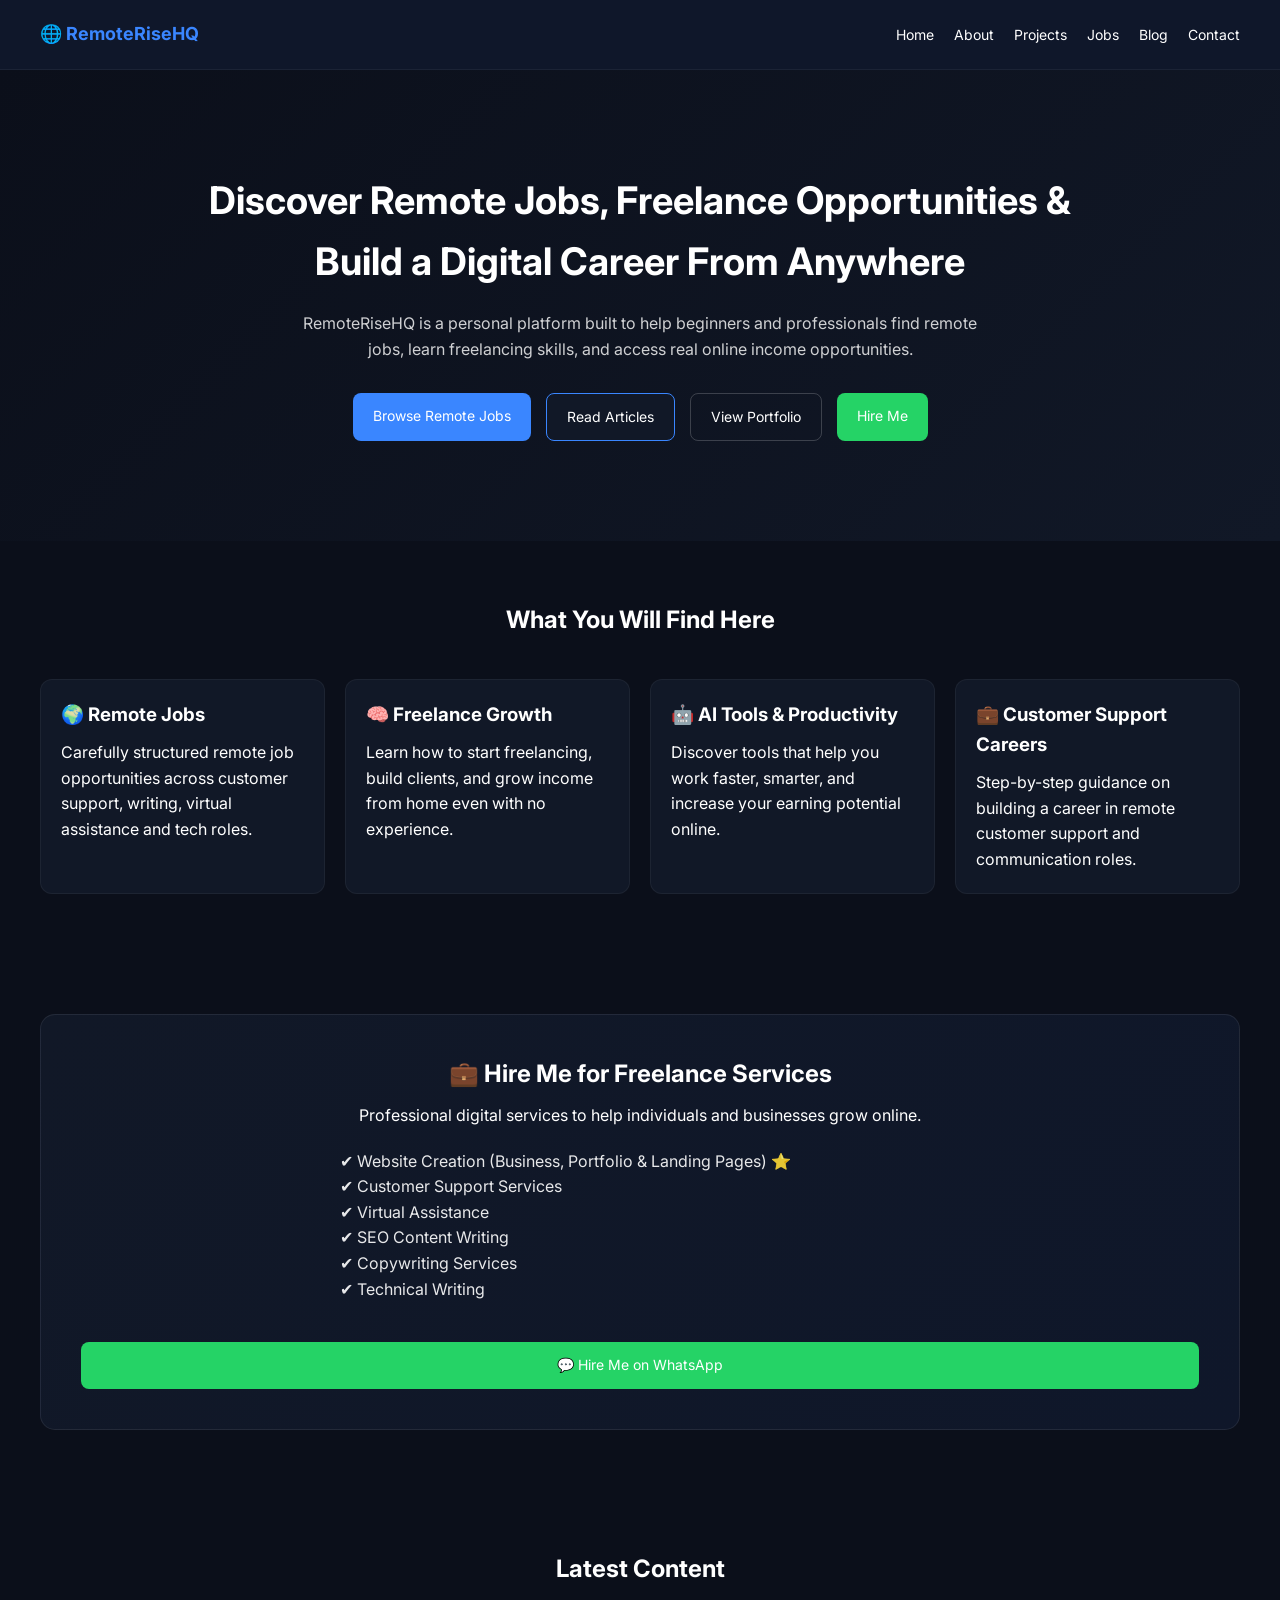
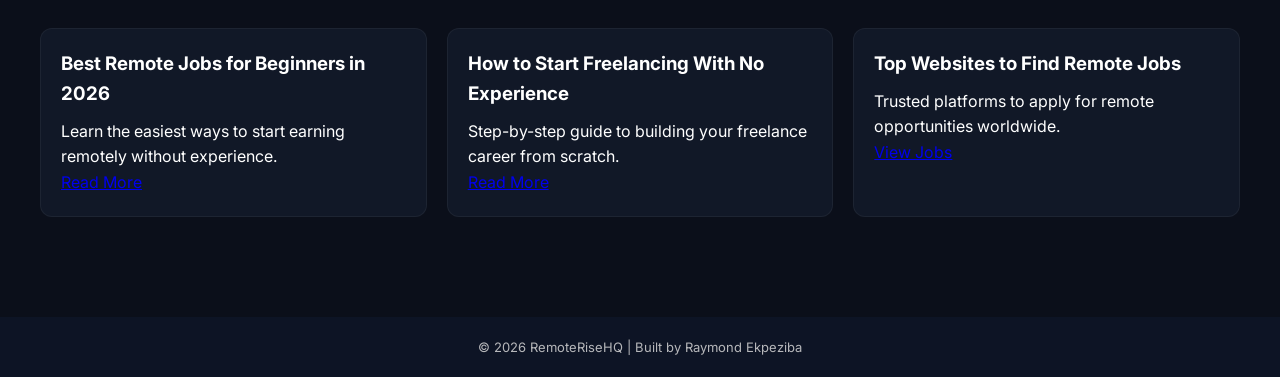
<file: index.html>
<!DOCTYPE html>
<html lang="en">
<head>
<meta charset="UTF-8">
<meta name="viewport" content="width=device-width, initial-scale=1.0">

<title>RemoteRiseHQ | Remote Jobs, Freelance & Digital Growth</title>

<link rel="stylesheet" href="style.css">
<link href="https://fonts.googleapis.com/css2?family=Inter:wght@300;400;500;600;700;800&display=swap" rel="stylesheet">

</head>

<body>

<!-- NAVIGATION -->
<nav class="navbar">
<div class="logo">
🌐 RemoteRiseHQ
</div>

<ul>
<li><a href="index.html">Home</a></li>
<li><a href="about.html">About</a></li>
<li><a href="projects.html">Projects</a></li>
<li><a href="jobs.html">Jobs</a></li>
<li><a href="blog.html">Blog</a></li>
<li><a href="contact.html">Contact</a></li>
</ul>
</nav>

<!-- HERO SECTION -->
<header class="hero">

<h1>
Discover Remote Jobs, Freelance Opportunities & Build a Digital Career From Anywhere
</h1>

<p>
RemoteRiseHQ is a personal platform built to help beginners and professionals find remote jobs, learn freelancing skills, and access real online income opportunities.
</p>

<div class="hero-buttons">

<a class="btn primary" href="jobs.html">Browse Remote Jobs</a>
<a class="btn secondary" href="blog.html">Read Articles</a>
<a class="btn outline" href="projects.html">View Portfolio</a>
<a class="btn whatsapp" href="https://wa.me/2347015598205">Hire Me</a>

</div>

</header>

<!-- VALUE SECTION -->
<section class="section">

<h2>What You Will Find Here</h2>

<div class="grid">

<div class="card">
<h3>🌍 Remote Jobs</h3>
<p>Carefully structured remote job opportunities across customer support, writing, virtual assistance and tech roles.</p>
</div>

<div class="card">
<h3>🧠 Freelance Growth</h3>
<p>Learn how to start freelancing, build clients, and grow income from home even with no experience.</p>
</div>

<div class="card">
<h3>🤖 AI Tools & Productivity</h3>
<p>Discover tools that help you work faster, smarter, and increase your earning potential online.</p>
</div>

<div class="card">
<h3>💼 Customer Support Careers</h3>
<p>Step-by-step guidance on building a career in remote customer support and communication roles.</p>
</div>

</div>

</section>

<!-- HIRE ME SECTION (IMPORTANT CONVERSION BLOCK) -->
<section class="hire-box">

<h2>💼 Hire Me for Freelance Services</h2>

<p class="sub">
Professional digital services to help individuals and businesses grow online.
</p>

<div class="service-list">

<p>✔ Website Creation (Business, Portfolio & Landing Pages) ⭐</p>
<p>✔ Customer Support Services</p>
<p>✔ Virtual Assistance</p>
<p>✔ SEO Content Writing</p>
<p>✔ Copywriting Services</p>
<p>✔ Technical Writing</p>

</div>

<a class="btn whatsapp full" href="https://wa.me/2347015598205">
💬 Hire Me on WhatsApp
</a>

</section>

<!-- FEATURED PREVIEW -->
<section class="section">

<h2>Latest Content</h2>

<div class="grid">

<div class="card">
<h3>Best Remote Jobs for Beginners in 2026</h3>
<p>Learn the easiest ways to start earning remotely without experience.</p>
<a href="blog.html">Read More</a>
</div>

<div class="card">
<h3>How to Start Freelancing With No Experience</h3>
<p>Step-by-step guide to building your freelance career from scratch.</p>
<a href="blog.html">Read More</a>
</div>

<div class="card">
<h3>Top Websites to Find Remote Jobs</h3>
<p>Trusted platforms to apply for remote opportunities worldwide.</p>
<a href="jobs.html">View Jobs</a>
</div>

</div>

</section>

<!-- FOOTER -->
<footer>

<p>© 2026 RemoteRiseHQ | Built by Raymond Ekpeziba</p>

</footer>
<script src="script.js"></script>
</body>
  </html>
</file>
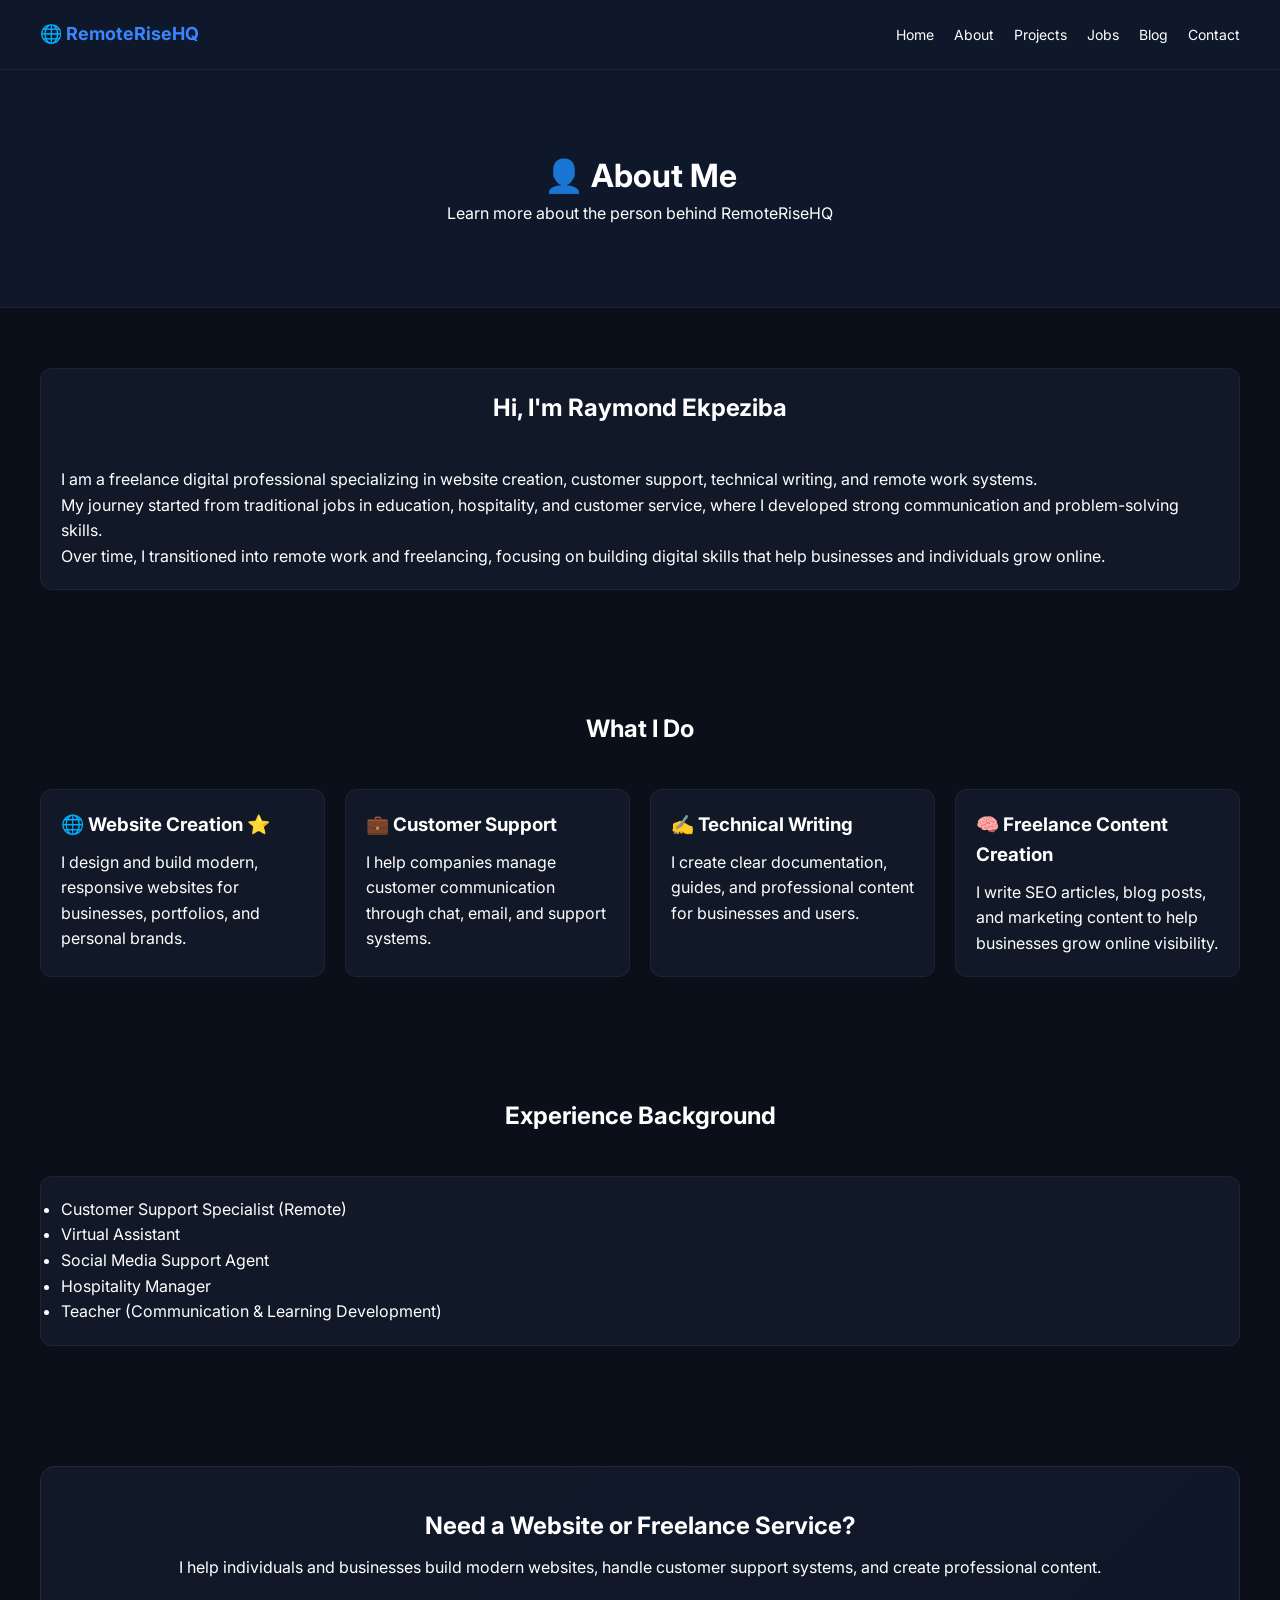
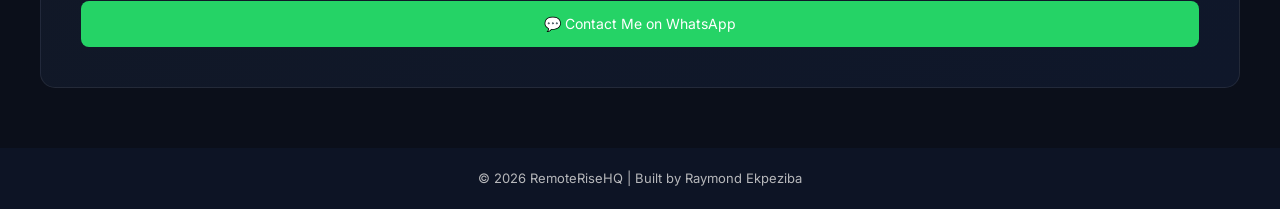
<file: about.html>
<!DOCTYPE html>
<html lang="en">
<head>
<meta charset="UTF-8">
<meta name="viewport" content="width=device-width, initial-scale=1.0">

<title>About | RemoteRiseHQ</title>

<link rel="stylesheet" href="style.css">
<link href="https://fonts.googleapis.com/css2?family=Inter:wght@300;400;500;600;700;800&display=swap" rel="stylesheet">

</head>

<body>

<!-- NAV -->
<nav class="navbar">
<div class="logo">🌐 RemoteRiseHQ</div>
<ul>
<li><a href="index.html">Home</a></li>
<li><a href="about.html">About</a></li>
<li><a href="projects.html">Projects</a></li>
<li><a href="jobs.html">Jobs</a></li>
<li><a href="blog.html">Blog</a></li>
<li><a href="contact.html">Contact</a></li>
</ul>
</nav>

<!-- HEADER -->
<header class="page-header">
<h1>👤 About Me</h1>
<p>Learn more about the person behind RemoteRiseHQ</p>
</header>

<!-- ABOUT SECTION -->
<section class="section">

<div class="card">

<h2>Hi, I'm Raymond Ekpeziba</h2>

<p>
I am a freelance digital professional specializing in website creation, customer support, technical writing, and remote work systems.
</p>

<p>
My journey started from traditional jobs in education, hospitality, and customer service, where I developed strong communication and problem-solving skills.
</p>

<p>
Over time, I transitioned into remote work and freelancing, focusing on building digital skills that help businesses and individuals grow online.
</p>

</div>

</section>

<!-- SERVICES -->
<section class="section">

<h2>What I Do</h2>

<div class="grid">

<div class="card">
<h3>🌐 Website Creation ⭐</h3>
<p>I design and build modern, responsive websites for businesses, portfolios, and personal brands.</p>
</div>

<div class="card">
<h3>💼 Customer Support</h3>
<p>I help companies manage customer communication through chat, email, and support systems.</p>
</div>

<div class="card">
<h3>✍️ Technical Writing</h3>
<p>I create clear documentation, guides, and professional content for businesses and users.</p>
</div>

<div class="card">
<h3>🧠 Freelance Content Creation</h3>
<p>I write SEO articles, blog posts, and marketing content to help businesses grow online visibility.</p>
</div>

</div>

</section>

<!-- EXPERIENCE -->
<section class="section">

<h2>Experience Background</h2>

<div class="card">

<ul>
<li>Customer Support Specialist (Remote)</li>
<li>Virtual Assistant</li>
<li>Social Media Support Agent</li>
<li>Hospitality Manager</li>
<li>Teacher (Communication & Learning Development)</li>
</ul>

</div>

</section>

<!-- CTA -->
<section class="hire-box">

<h2>Need a Website or Freelance Service?</h2>

<p>
I help individuals and businesses build modern websites, handle customer support systems, and create professional content.
</p>

<a class="btn whatsapp full" href="https://wa.me/2347015598205">
💬 Contact Me on WhatsApp
</a>

</section>

<!-- FOOTER -->
<footer>
<p>© 2026 RemoteRiseHQ | Built by Raymond Ekpeziba</p>
</footer>
<script src="script.js"></script>
</body>
  </html>
</file>
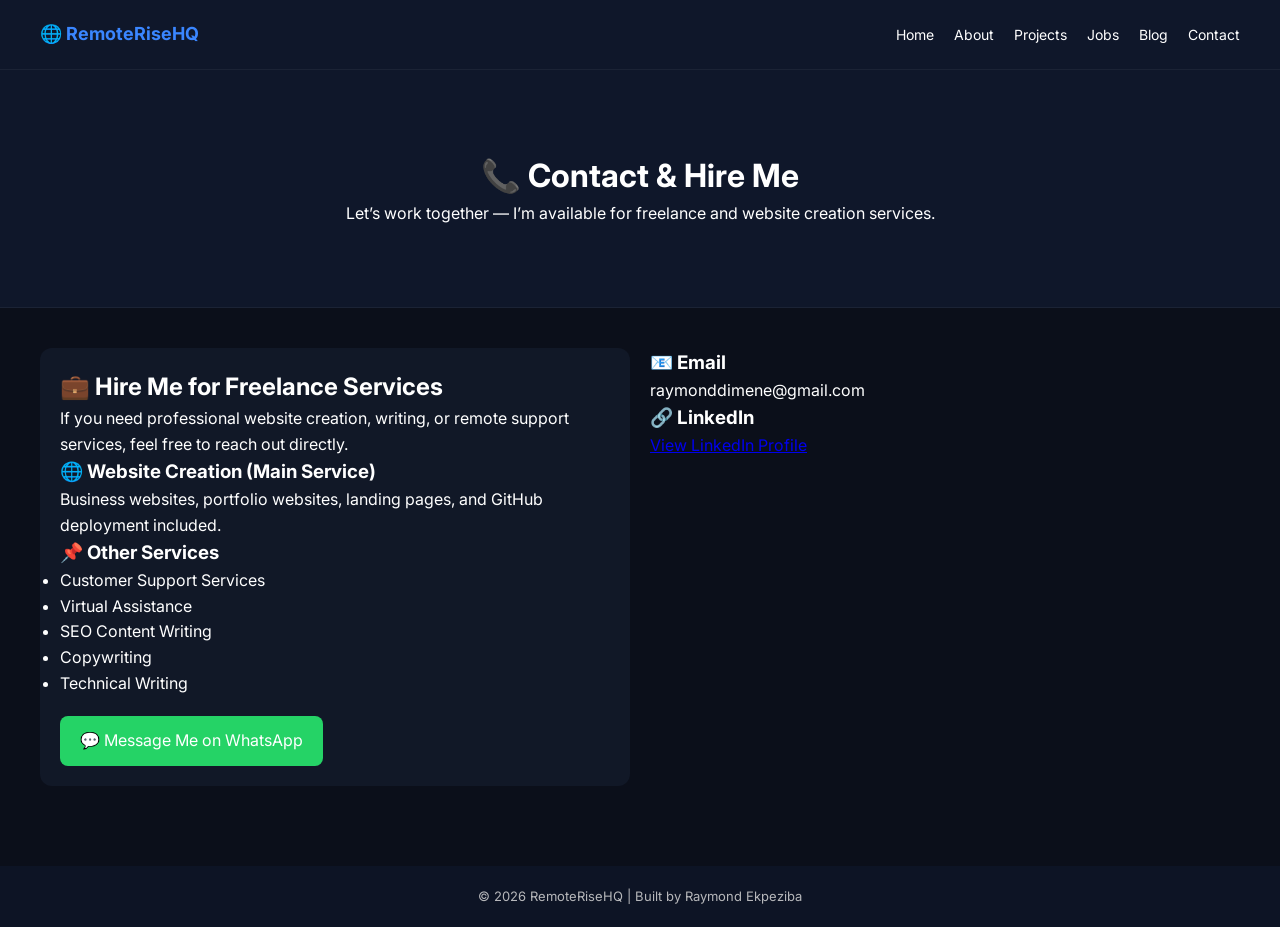
<file: contact .html>
<!DOCTYPE html>
<html lang="en">
<head>
<meta charset="UTF-8">
<meta name="viewport" content="width=device-width, initial-scale=1.0">

<title>Contact | RemoteRiseHQ</title>

<link rel="stylesheet" href="style.css">
<link href="https://fonts.googleapis.com/css2?family=Inter:wght@300;400;500;600;700;800&display=swap" rel="stylesheet">

</head>

<body>

<!-- NAV -->
<nav class="navbar">
<div class="logo">🌐 RemoteRiseHQ</div>
<ul>
<li><a href="index.html">Home</a></li>
<li><a href="about.html">About</a></li>
<li><a href="projects.html">Projects</a></li>
<li><a href="jobs.html">Jobs</a></li>
<li><a href="blog.html">Blog</a></li>
<li><a href="contact.html">Contact</a></li>
</ul>
</nav>

<!-- HEADER -->
<header class="page-header">
<h1>📞 Contact & Hire Me</h1>
<p>Let’s work together — I’m available for freelance and website creation services.</p>
</header>

<!-- CONTACT SECTION -->
<section class="contact-container">

<div class="contact-card">

<h2>💼 Hire Me for Freelance Services</h2>

<p>If you need professional website creation, writing, or remote support services, feel free to reach out directly.</p>

<div class="service-highlight">

<h3>🌐 Website Creation (Main Service)</h3>
<p>Business websites, portfolio websites, landing pages, and GitHub deployment included.</p>

<h3>📌 Other Services</h3>
<ul>
<li>Customer Support Services</li>
<li>Virtual Assistance</li>
<li>SEO Content Writing</li>
<li>Copywriting</li>
<li>Technical Writing</li>
</ul>

</div>

<!-- WHATSAPP BUTTON -->
<a class="whatsapp-btn" href="https://wa.me/2347015598205" target="_blank">
💬 Message Me on WhatsApp
</a>

</div>

<!-- EXTRA CONTACT INFO -->
<div class="contact-info">

<h3>📧 Email</h3>
<p>raymonddimene@gmail.com</p>

<h3>🔗 LinkedIn</h3>
<p>
<a href="https://www.linkedin.com/in/raymond-ekpeziba-0737751aa" target="_blank">
View LinkedIn Profile
</a>
</p>

</div>

</section>

<!-- FOOTER -->
<footer>
<p>© 2026 RemoteRiseHQ | Built by Raymond Ekpeziba</p>
</footer>
<script src="script.js"></script>
</body>
  </html>
</file>
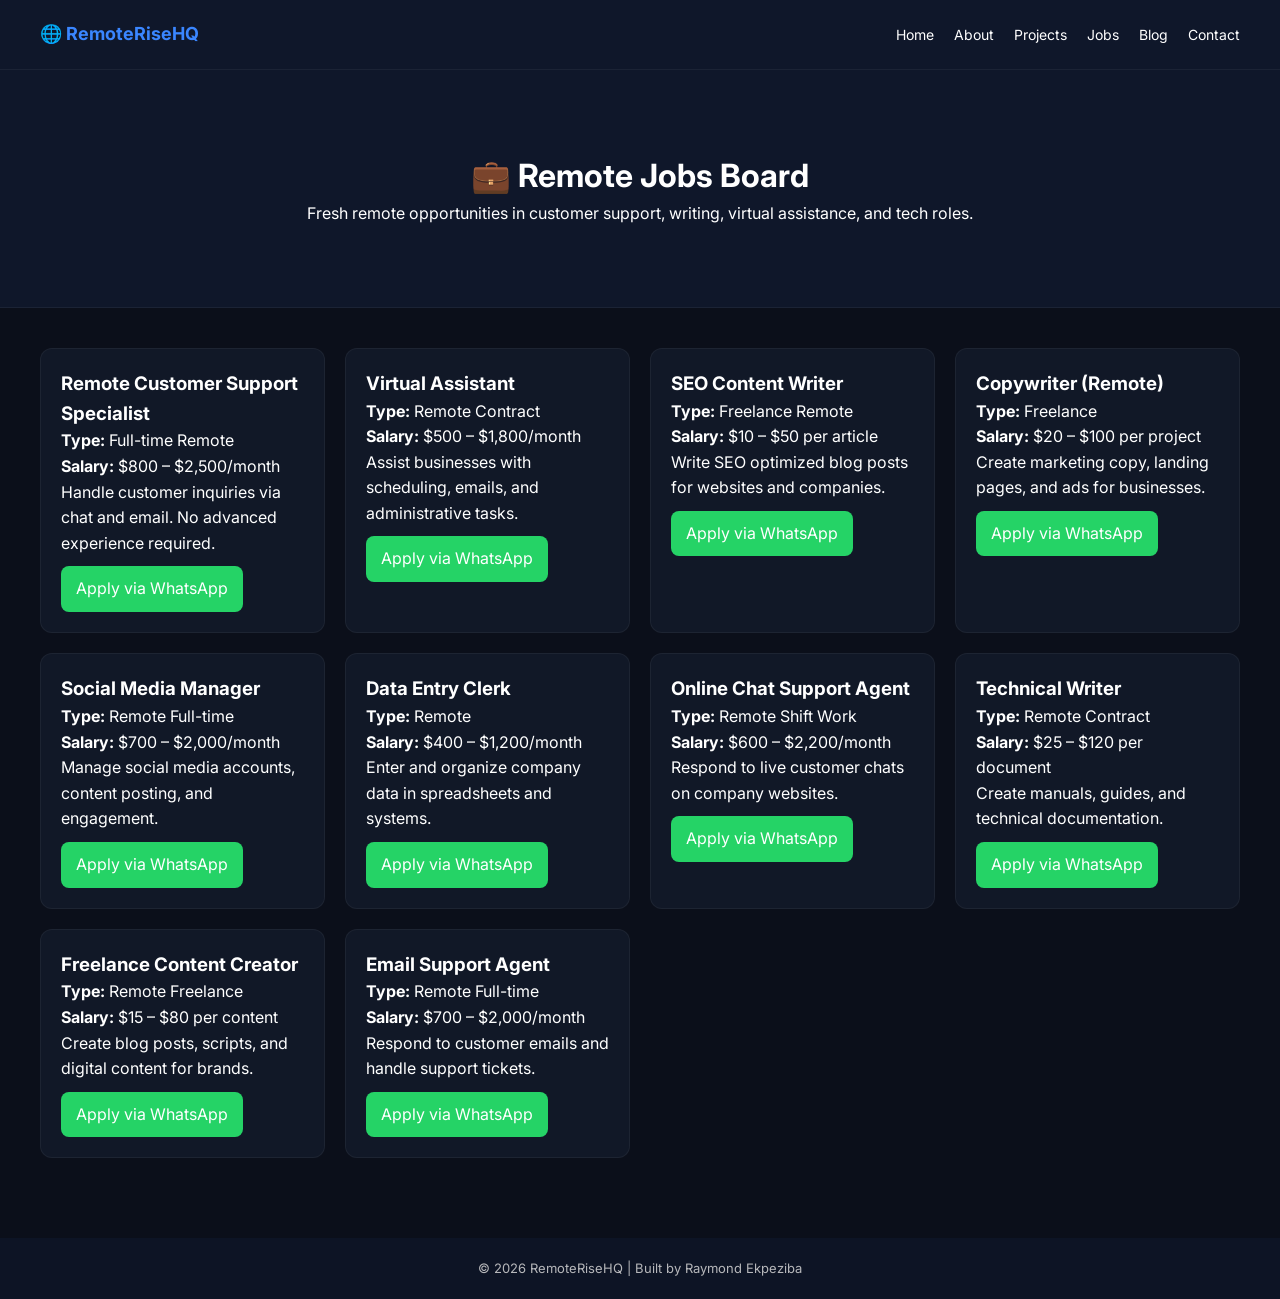
<file: jobs.html>
<!DOCTYPE html>
<html lang="en">
<head>
<meta charset="UTF-8">
<meta name="viewport" content="width=device-width, initial-scale=1.0">

<title>Remote Jobs | RemoteRiseHQ</title>

<link rel="stylesheet" href="style.css">
<link href="https://fonts.googleapis.com/css2?family=Inter:wght@300;400;500;600;700;800&display=swap" rel="stylesheet">

</head>

<body>

<!-- NAV -->
<nav class="navbar">
<div class="logo">🌐 RemoteRiseHQ</div>
<ul>
<li><a href="index.html">Home</a></li>
<li><a href="about.html">About</a></li>
<li><a href="projects.html">Projects</a></li>
<li><a href="jobs.html">Jobs</a></li>
<li><a href="blog.html">Blog</a></li>
<li><a href="contact.html">Contact</a></li>
</ul>
</nav>

<!-- HEADER -->
<header class="page-header">
<h1>💼 Remote Jobs Board</h1>
<p>Fresh remote opportunities in customer support, writing, virtual assistance, and tech roles.</p>
</header>

<!-- JOB CONTAINER -->
<section class="job-container">

<!-- JOB 1 -->
<div class="job-card">
<h3>Remote Customer Support Specialist</h3>
<p><b>Type:</b> Full-time Remote</p>
<p><b>Salary:</b> $800 – $2,500/month</p>
<p>Handle customer inquiries via chat and email. No advanced experience required.</p>
<a href="https://wa.me/2347015598205" class="apply-btn">Apply via WhatsApp</a>
</div>

<!-- JOB 2 -->
<div class="job-card">
<h3>Virtual Assistant</h3>
<p><b>Type:</b> Remote Contract</p>
<p><b>Salary:</b> $500 – $1,800/month</p>
<p>Assist businesses with scheduling, emails, and administrative tasks.</p>
<a href="https://wa.me/2347015598205" class="apply-btn">Apply via WhatsApp</a>
</div>

<!-- JOB 3 -->
<div class="job-card">
<h3>SEO Content Writer</h3>
<p><b>Type:</b> Freelance Remote</p>
<p><b>Salary:</b> $10 – $50 per article</p>
<p>Write SEO optimized blog posts for websites and companies.</p>
<a href="https://wa.me/2347015598205" class="apply-btn">Apply via WhatsApp</a>
</div>

<!-- JOB 4 -->
<div class="job-card">
<h3>Copywriter (Remote)</h3>
<p><b>Type:</b> Freelance</p>
<p><b>Salary:</b> $20 – $100 per project</p>
<p>Create marketing copy, landing pages, and ads for businesses.</p>
<a href="https://wa.me/2347015598205" class="apply-btn">Apply via WhatsApp</a>
</div>

<!-- JOB 5 -->
<div class="job-card">
<h3>Social Media Manager</h3>
<p><b>Type:</b> Remote Full-time</p>
<p><b>Salary:</b> $700 – $2,000/month</p>
<p>Manage social media accounts, content posting, and engagement.</p>
<a href="https://wa.me/2347015598205" class="apply-btn">Apply via WhatsApp</a>
</div>

<!-- JOB 6 -->
<div class="job-card">
<h3>Data Entry Clerk</h3>
<p><b>Type:</b> Remote</p>
<p><b>Salary:</b> $400 – $1,200/month</p>
<p>Enter and organize company data in spreadsheets and systems.</p>
<a href="https://wa.me/2347015598205" class="apply-btn">Apply via WhatsApp</a>
</div>

<!-- JOB 7 -->
<div class="job-card">
<h3>Online Chat Support Agent</h3>
<p><b>Type:</b> Remote Shift Work</p>
<p><b>Salary:</b> $600 – $2,200/month</p>
<p>Respond to live customer chats on company websites.</p>
<a href="https://wa.me/2347015598205" class="apply-btn">Apply via WhatsApp</a>
</div>

<!-- JOB 8 -->
<div class="job-card">
<h3>Technical Writer</h3>
<p><b>Type:</b> Remote Contract</p>
<p><b>Salary:</b> $25 – $120 per document</p>
<p>Create manuals, guides, and technical documentation.</p>
<a href="https://wa.me/2347015598205" class="apply-btn">Apply via WhatsApp</a>
</div>

<!-- JOB 9 -->
<div class="job-card">
<h3>Freelance Content Creator</h3>
<p><b>Type:</b> Remote Freelance</p>
<p><b>Salary:</b> $15 – $80 per content</p>
<p>Create blog posts, scripts, and digital content for brands.</p>
<a href="https://wa.me/2347015598205" class="apply-btn">Apply via WhatsApp</a>
</div>

<!-- JOB 10 -->
<div class="job-card">
<h3>Email Support Agent</h3>
<p><b>Type:</b> Remote Full-time</p>
<p><b>Salary:</b> $700 – $2,000/month</p>
<p>Respond to customer emails and handle support tickets.</p>
<a href="https://wa.me/2347015598205" class="apply-btn">Apply via WhatsApp</a>
</div>

</section>

<!-- FOOTER -->
<footer>
<p>© 2026 RemoteRiseHQ | Built by Raymond Ekpeziba</p>
</footer>
<script src="script.js"></script>
</body>
  </html>
</file>
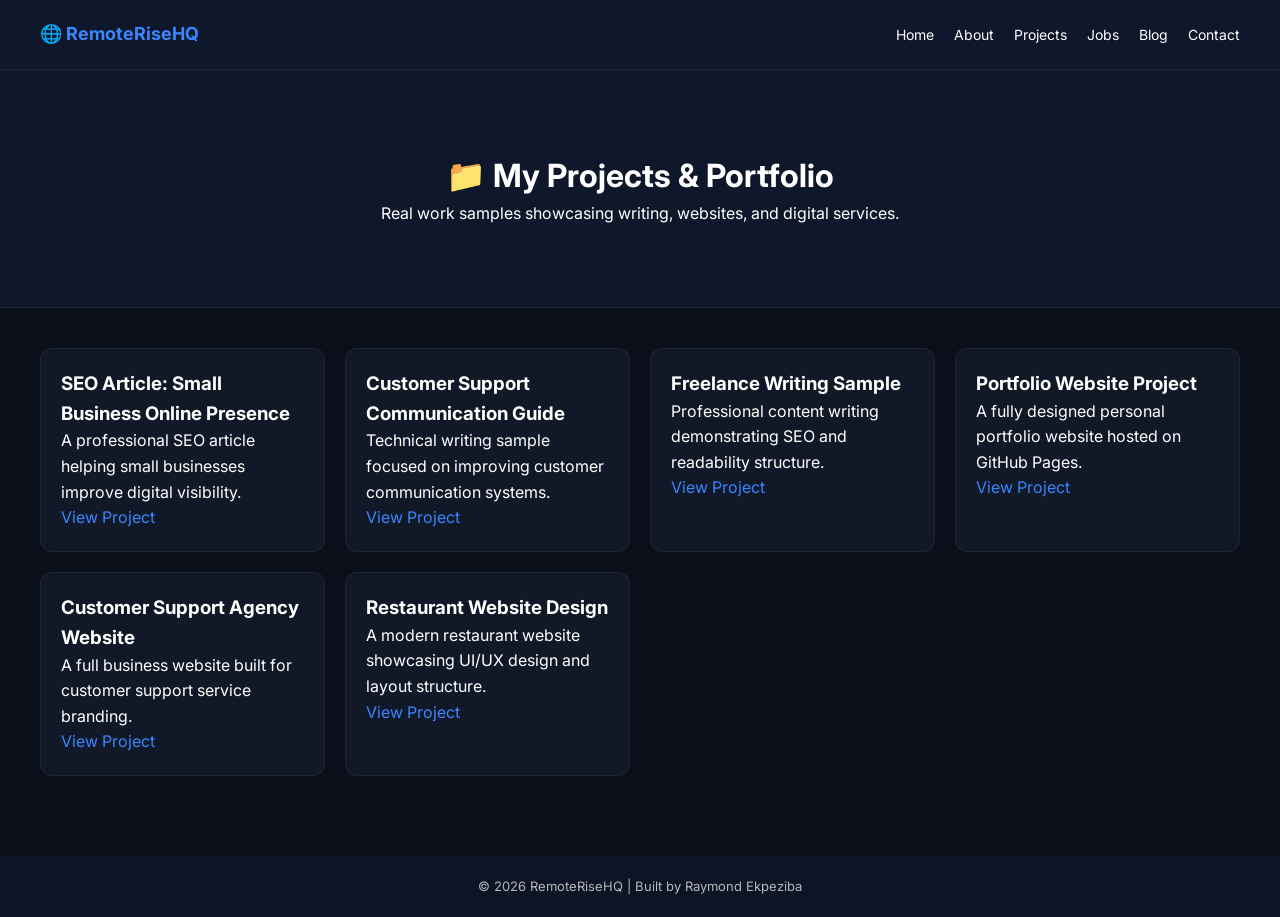
<file: projects.html>
<!DOCTYPE html>
<html lang="en">
<head>
<meta charset="UTF-8">
<meta name="viewport" content="width=device-width, initial-scale=1.0">

<title>Projects | RemoteRiseHQ</title>

<link rel="stylesheet" href="style.css">
<link href="https://fonts.googleapis.com/css2?family=Inter:wght@300;400;500;600;700;800&display=swap" rel="stylesheet">

</head>

<body>

<!-- NAV -->
<nav class="navbar">
<div class="logo">🌐 RemoteRiseHQ</div>
<ul>
<li><a href="index.html">Home</a></li>
<li><a href="about.html">About</a></li>
<li><a href="projects.html">Projects</a></li>
<li><a href="jobs.html">Jobs</a></li>
<li><a href="blog.html">Blog</a></li>
<li><a href="contact.html">Contact</a></li>
</ul>
</nav>

<!-- HEADER -->
<header class="page-header">
<h1>📁 My Projects & Portfolio</h1>
<p>Real work samples showcasing writing, websites, and digital services.</p>
</header>

<!-- PROJECTS -->
<section class="project-container">

<!-- PROJECT 1 -->
<div class="project-card">
<h3>SEO Article: Small Business Online Presence</h3>
<p>A professional SEO article helping small businesses improve digital visibility.</p>
<a href="https://medium.com/@kingremzzy/5-ways-small-businesses-can-improve-their-online-presence-ffad04546183" target="_blank">View Project</a>
</div>

<!-- PROJECT 2 -->
<div class="project-card">
<h3>Customer Support Communication Guide</h3>
<p>Technical writing sample focused on improving customer communication systems.</p>
<a href="https://docs.google.com/document/d/12SaOAAFsDr1Ir-ZOMii4apN-EHamzgoA68B1abBcMF4/edit" target="_blank">View Project</a>
</div>

<!-- PROJECT 3 -->
<div class="project-card">
<h3>Freelance Writing Sample</h3>
<p>Professional content writing demonstrating SEO and readability structure.</p>
<a href="https://docs.google.com/document/d/1FgqcgVv11DPoj4xBDPljKZMhRa6ZTsjdO0JCdmlq6bM/edit" target="_blank">View Project</a>
</div>

<!-- PROJECT 4 -->
<div class="project-card">
<h3>Portfolio Website Project</h3>
<p>A fully designed personal portfolio website hosted on GitHub Pages.</p>
<a href="https://raymond9922.github.io/RaymondTam-portfolio-" target="_blank">View Project</a>
</div>

<!-- PROJECT 5 -->
<div class="project-card">
<h3>Customer Support Agency Website</h3>
<p>A full business website built for customer support service branding.</p>
<a href="https://raymond9922.github.io/CUSTOMER-SUPPORT-AGENCY-WEBSITE/" target="_blank">View Project</a>
</div>

<!-- PROJECT 6 -->
<div class="project-card">
<h3>Restaurant Website Design</h3>
<p>A modern restaurant website showcasing UI/UX design and layout structure.</p>
<a href="https://raymond9922.github.io/Abbey-Restaurant-/" target="_blank">View Project</a>
</div>

</section>

<!-- FOOTER -->
<footer>
<p>© 2026 RemoteRiseHQ | Built by Raymond Ekpeziba</p>
</footer>
<script src="script.js"></script>
</body>
</html>
</file>
<file: style.css>
/* =========================
   GLOBAL RESET
========================= */
*{
margin:0;
padding:0;
box-sizing:border-box;
font-family:'Inter', sans-serif;
}

body{
background:#0b0f1a;
color:#ffffff;
line-height:1.6;
}

/* =========================
   NAVBAR
========================= */
.navbar{
display:flex;
justify-content:space-between;
align-items:center;
padding:20px 40px;
background:#0f172a;
position:sticky;
top:0;
z-index:1000;
border-bottom:1px solid rgba(255,255,255,0.05);
}

.navbar .logo{
font-weight:700;
color:#3A86FF;
font-size:18px;
}

.navbar ul{
display:flex;
list-style:none;
gap:20px;
}

.navbar ul li a{
color:#ffffff;
text-decoration:none;
font-size:14px;
transition:0.3s;
}

.navbar ul li a:hover{
color:#00D4FF;
}

/* =========================
   HERO SECTION
========================= */
.hero{
padding:100px 40px;
text-align:center;
background:linear-gradient(135deg,#0b0f1a,#111827);
}

.hero h1{
font-size:38px;
max-width:900px;
margin:0 auto;
}

.hero p{
margin-top:20px;
opacity:0.8;
max-width:700px;
margin-left:auto;
margin-right:auto;
}

.hero-buttons{
margin-top:30px;
display:flex;
justify-content:center;
gap:15px;
flex-wrap:wrap;
}

/* =========================
   BUTTONS
========================= */
.btn{
padding:12px 20px;
border-radius:8px;
text-decoration:none;
font-size:14px;
transition:0.3s;
display:inline-block;
}

.primary{
background:#3A86FF;
color:white;
}

.secondary{
background:#111827;
border:1px solid #3A86FF;
color:white;
}

.outline{
border:1px solid #ffffff30;
color:white;
}

.whatsapp{
background:#25D366;
color:white;
}

/* =========================
   SECTIONS
========================= */
.section{
padding:60px 40px;
}

.section h2{
text-align:center;
margin-bottom:40px;
}

/* =========================
   GRID CARDS
========================= */
.grid{
display:grid;
grid-template-columns:repeat(auto-fit,minmax(250px,1fr));
gap:20px;
}

.card{
background:#111827;
padding:20px;
border-radius:12px;
border:1px solid rgba(255,255,255,0.05);
transition:0.3s;
}

.card:hover{
transform:translateY(-5px);
border-color:#3A86FF;
}

.card h3{
margin-bottom:10px;
}

/* =========================
   HIRE ME BOX
========================= */
.hire-box{
margin:60px 40px;
padding:40px;
background:linear-gradient(135deg,#111827,#0f172a);
border:1px solid rgba(255,255,255,0.08);
border-radius:15px;
text-align:center;
}

.hire-box h2{
margin-bottom:10px;
}

.service-list{
margin:20px 0;
text-align:left;
max-width:600px;
margin-left:auto;
margin-right:auto;
opacity:0.9;
}

.whatsapp.full{
width:100%;
margin-top:20px;
}

/* =========================
   PAGE HEADER
========================= */
.page-header{
padding:80px 40px;
text-align:center;
background:#0f172a;
border-bottom:1px solid rgba(255,255,255,0.05);
}

.page-header h1{
font-size:32px;
}

/* =========================
   BLOG
========================= */
.blog-container{
padding:40px;
display:flex;
flex-direction:column;
gap:40px;
}

.blog-post{
background:#111827;
padding:20px;
border-radius:12px;
border:1px solid rgba(255,255,255,0.05);
}

.blog-post img{
width:100%;
border-radius:10px;
margin:15px 0;
}

/* =========================
   JOBS
========================= */
.job-container{
padding:40px;
display:grid;
grid-template-columns:repeat(auto-fit,minmax(250px,1fr));
gap:20px;
}

.job-card{
background:#111827;
padding:20px;
border-radius:12px;
border:1px solid rgba(255,255,255,0.05);
}

.apply-btn{
display:inline-block;
margin-top:10px;
padding:10px 15px;
background:#25D366;
color:white;
text-decoration:none;
border-radius:8px;
}

/* =========================
   PROJECTS
========================= */
.project-container{
padding:40px;
display:grid;
grid-template-columns:repeat(auto-fit,minmax(250px,1fr));
gap:20px;
}

.project-card{
background:#111827;
padding:20px;
border-radius:12px;
border:1px solid rgba(255,255,255,0.05);
}

.project-card a{
color:#3A86FF;
text-decoration:none;
}

/* =========================
   CONTACT
========================= */
.contact-container{
padding:40px;
display:grid;
grid-template-columns:repeat(auto-fit,minmax(250px,1fr));
gap:20px;
}

.contact-card{
background:#111827;
padding:20px;
border-radius:12px;
}

.whatsapp-btn{
display:inline-block;
margin-top:20px;
padding:12px 20px;
background:#25D366;
color:white;
text-decoration:none;
border-radius:8px;
}

/* =========================
   FOOTER
========================= */
footer{
text-align:center;
padding:20px;
background:#0f172a;
margin-top:40px;
font-size:13px;
opacity:0.7;
}

/* =========================
   RESPONSIVE
========================= */
@media(max-width:768px){
.hero h1{
font-size:26px;
}

.navbar{
flex-direction:column;
gap:10px;
}

.navbar ul{
flex-wrap:wrap;
justify-content:center;
}
}
</file>
